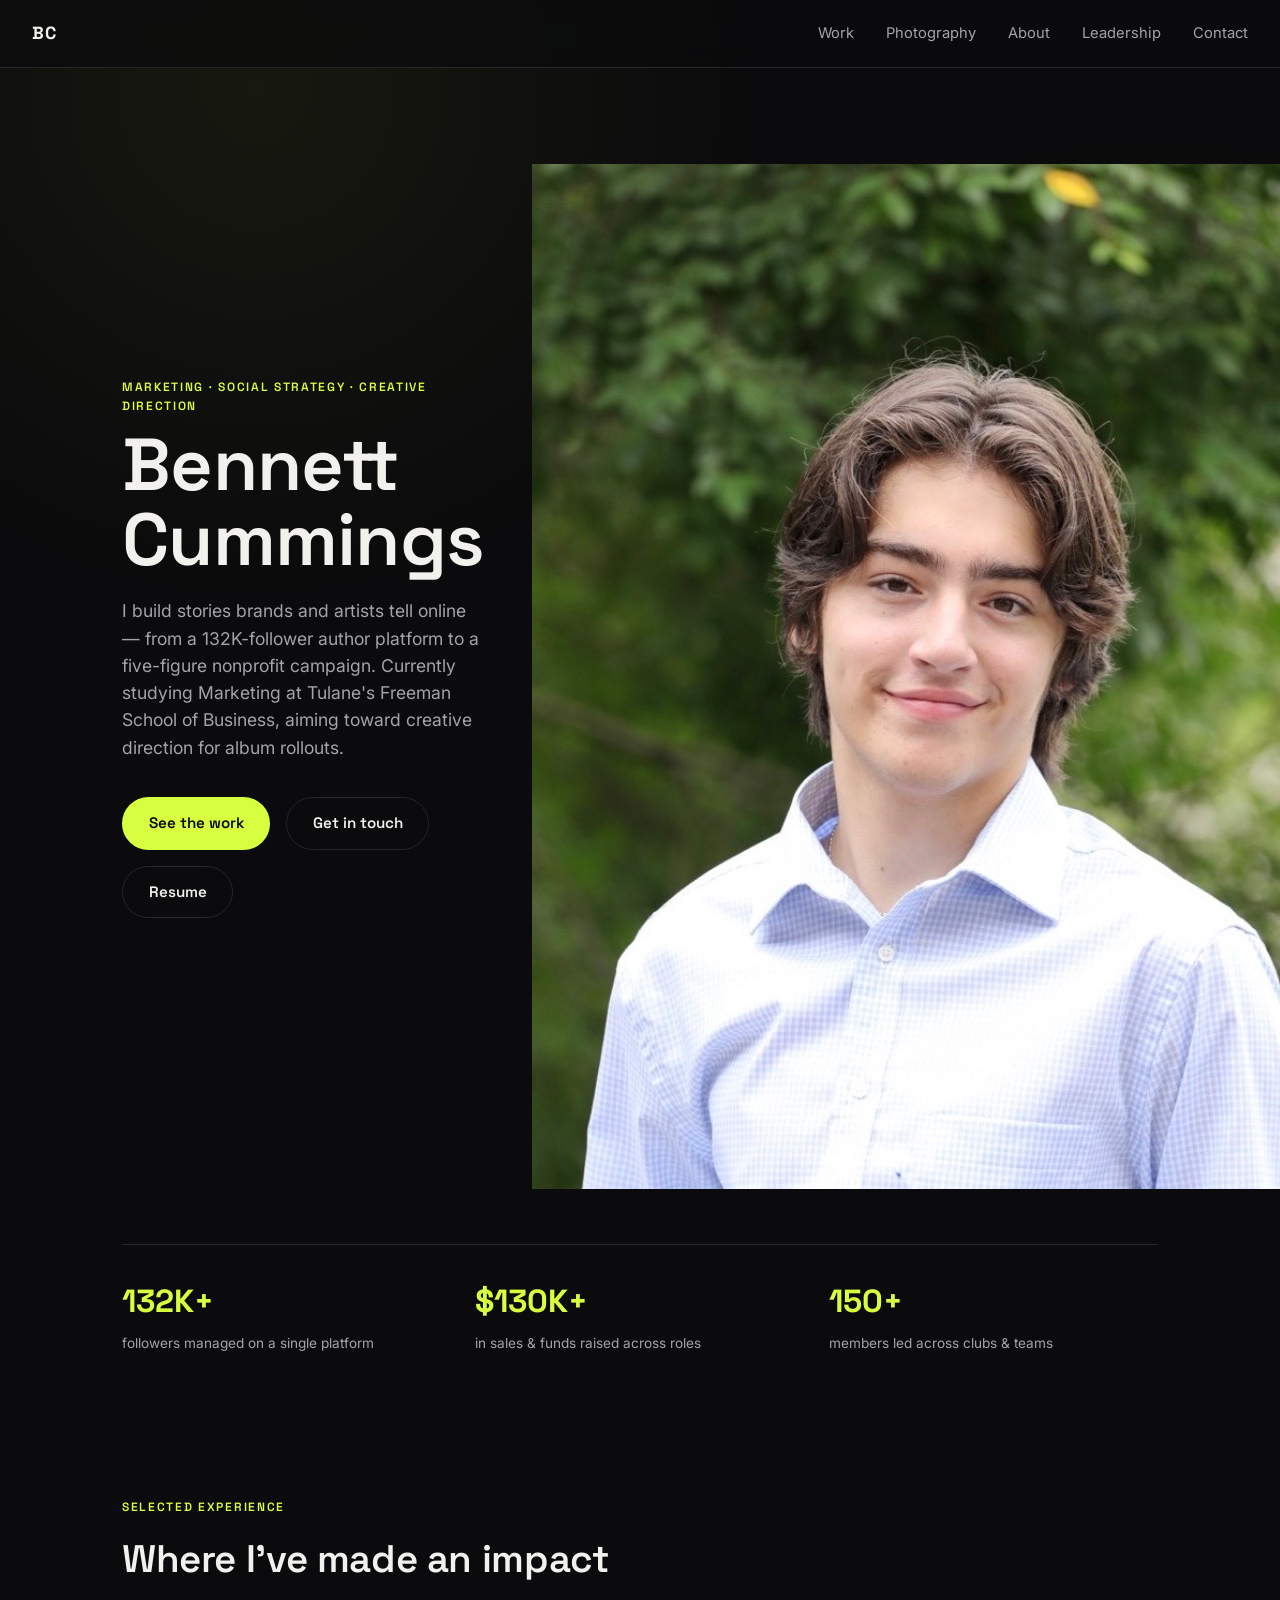
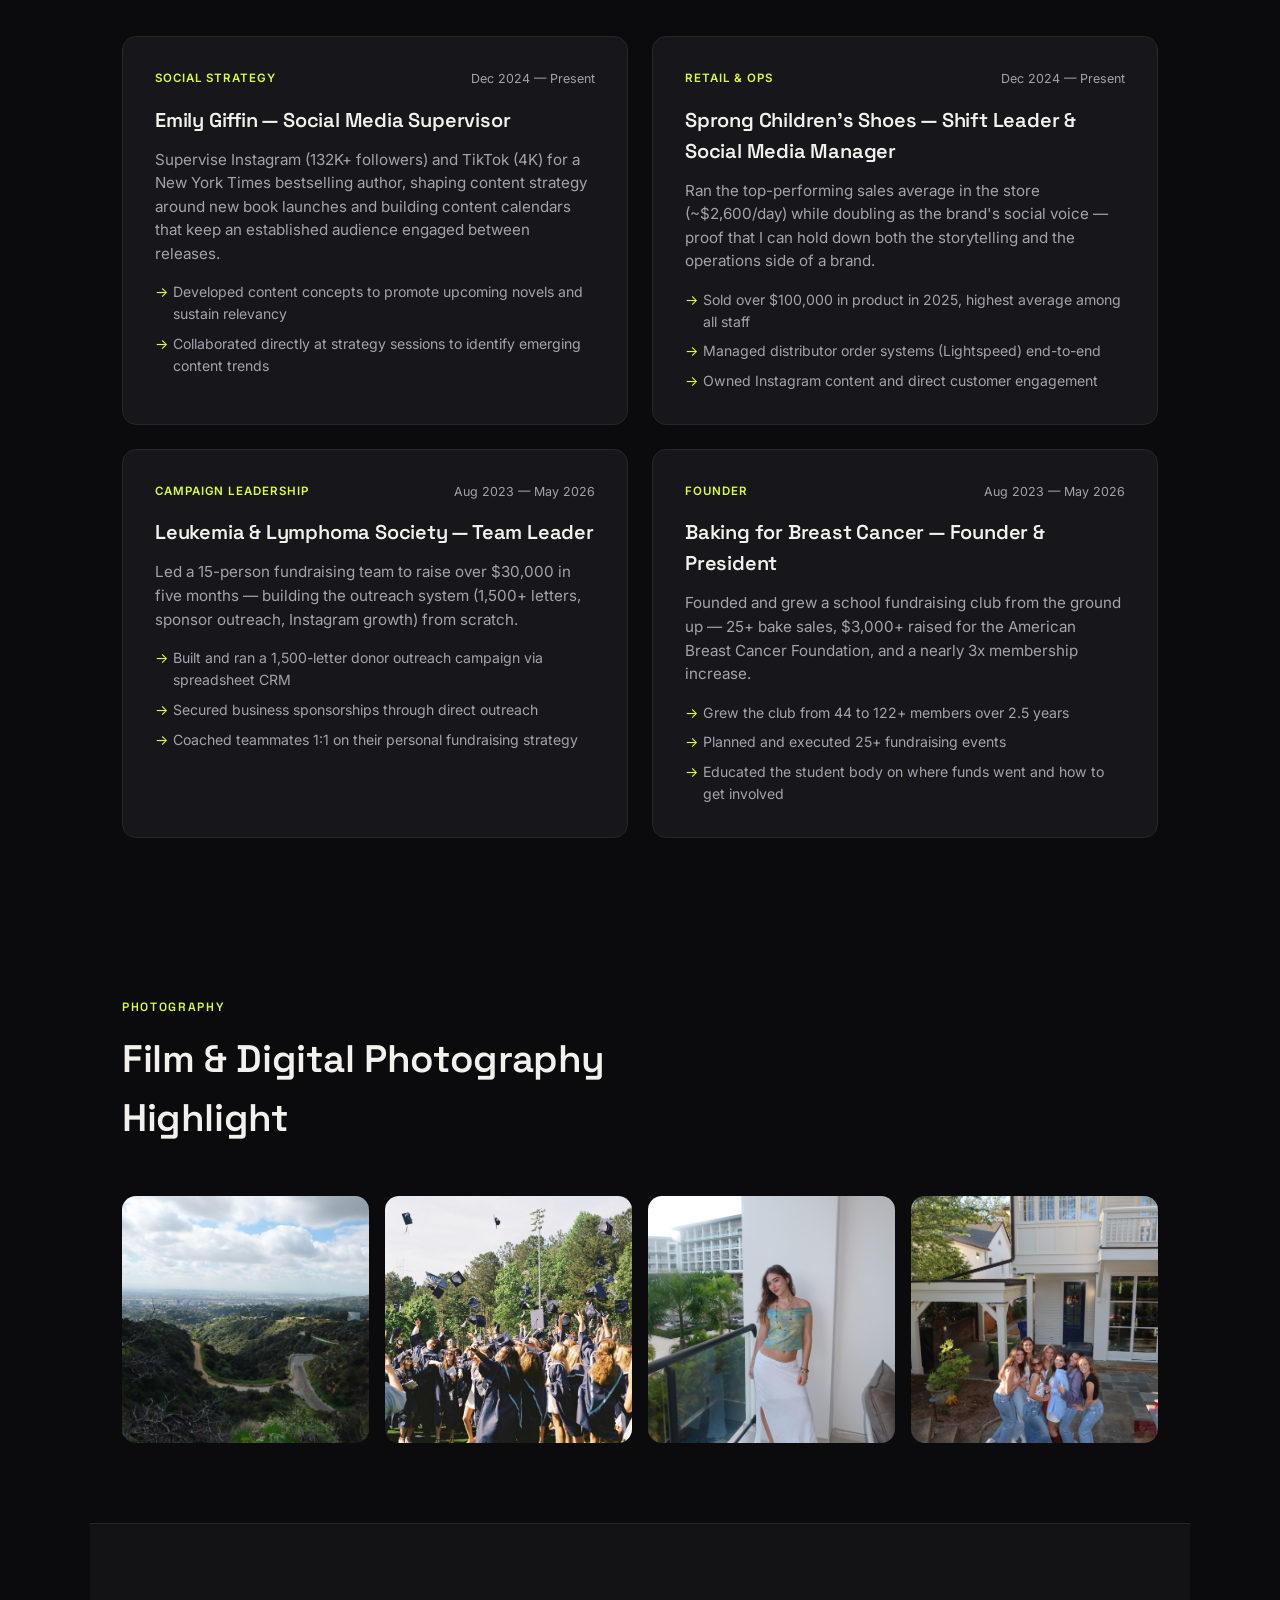
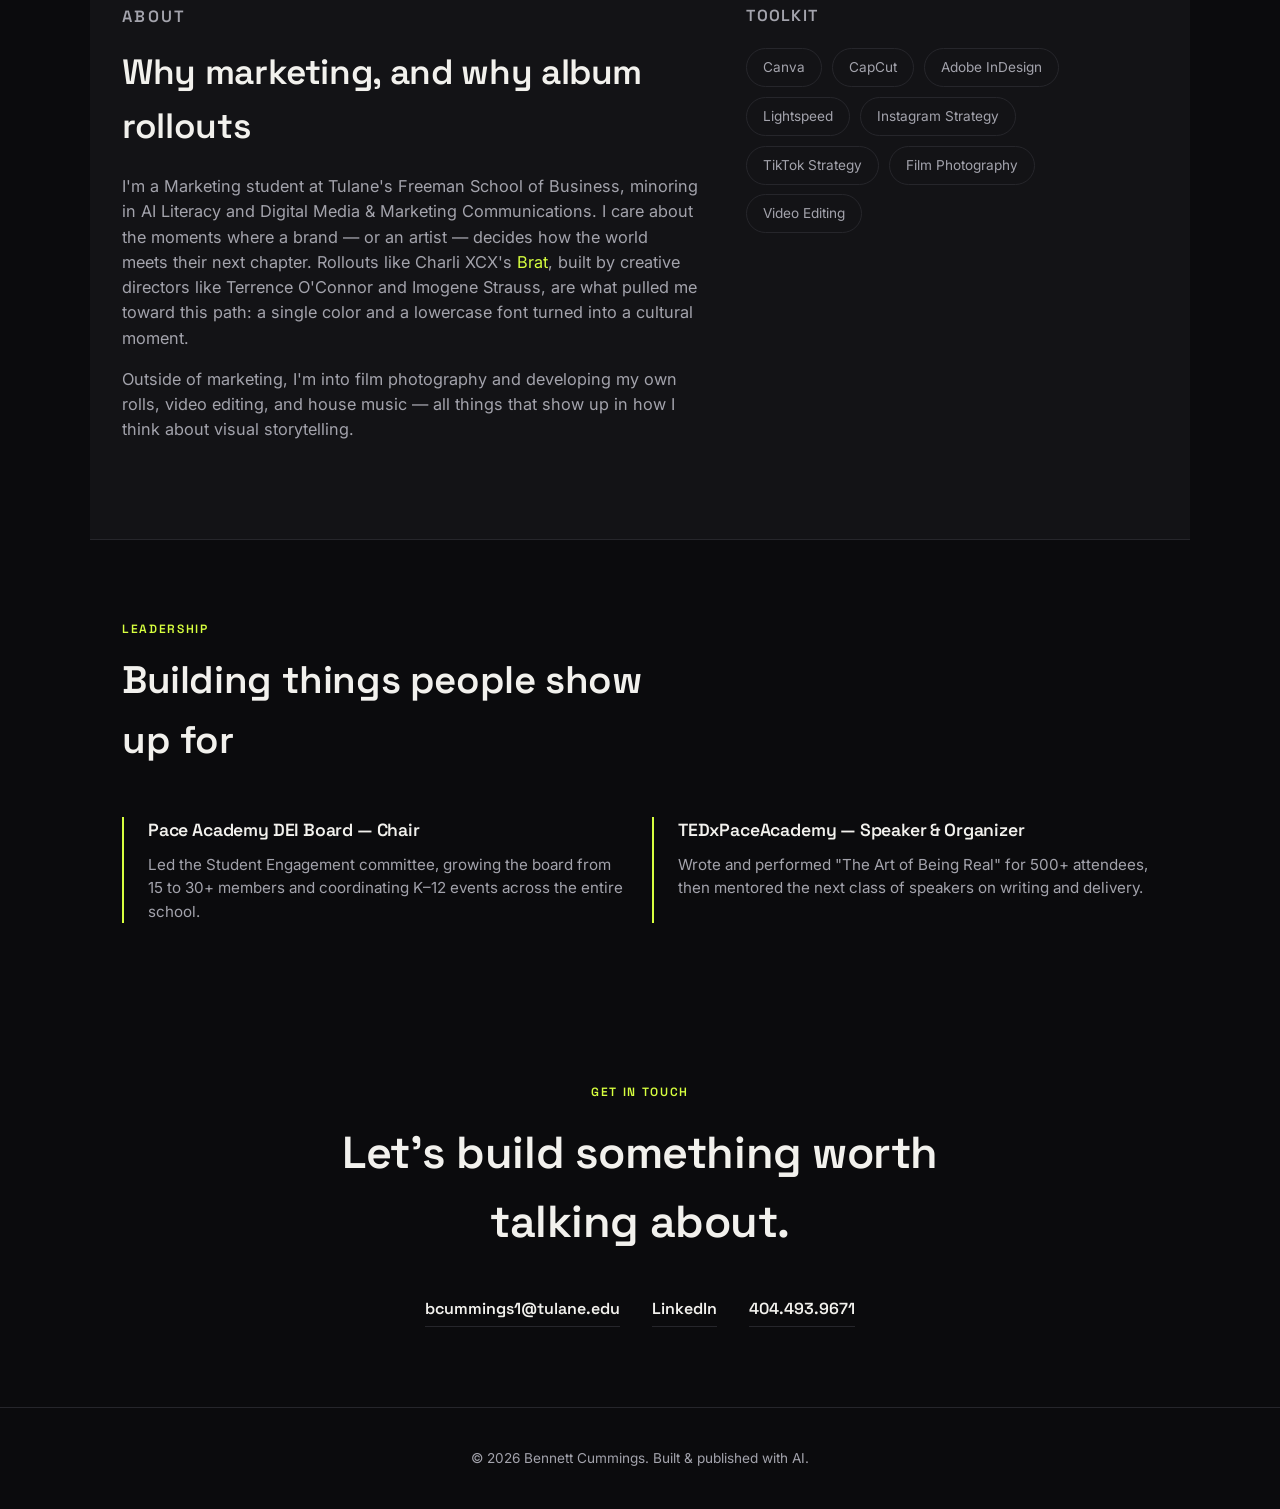
<file: index.html>
<!DOCTYPE html>
<html lang="en">
<head>
<meta charset="UTF-8">
<meta name="viewport" content="width=device-width, initial-scale=1.0">
<title>Bennett Cummings — Marketing &amp; Creative Direction</title>
<link rel="icon" href="data:image/svg+xml,<svg xmlns='http://www.w3.org/2000/svg' viewBox='0 0 100 100'><rect width='100' height='100' rx='20' fill='%230b0b0d'/><text x='50' y='66' font-size='46' font-family='Arial' font-weight='bold' fill='%23d7ff3f' text-anchor='middle'>BC</text></svg>">
<meta name="description" content="Portfolio of Bennett Cummings — Tulane Marketing student, social media strategist, and aspiring creative director for album rollouts.">
<link rel="preconnect" href="https://fonts.googleapis.com">
<link rel="preconnect" href="https://fonts.gstatic.com" crossorigin>
<link href="https://fonts.googleapis.com/css2?family=Space+Grotesk:wght@400;500;600;700&family=Inter:wght@400;500;600&display=swap" rel="stylesheet">
<link rel="stylesheet" href="style.css">
</head>
<body>

<div class="noise"></div>

<header class="nav">
  <a href="#top" class="nav-logo">BC</a>
  <nav class="nav-links">
    <a href="#work">Work</a>
    <a href="#photography">Photography</a>
    <a href="#about">About</a>
    <a href="#leadership">Leadership</a>
    <a href="#contact">Contact</a>
  </nav>
  <button class="nav-toggle" id="navToggle" aria-label="Toggle menu">
    <span></span><span></span><span></span>
  </button>
</header>

<main id="top">

  <!-- HERO -->
  <section class="hero">
    <div class="hero-top">
      <div class="hero-inner">
        <p class="eyebrow">Marketing · Social Strategy · Creative Direction</p>
        <h1>Bennett Cummings</h1>
        <p class="hero-sub">I build stories brands and artists tell online — from a 132K-follower author platform to a five-figure nonprofit campaign. Currently studying Marketing at Tulane's Freeman School of Business, aiming toward creative direction for album rollouts.</p>
        <div class="hero-cta">
          <a href="#work" class="btn btn-primary">See the work</a>
          <a href="#" class="btn btn-ghost">Get in touch</a>
        <a href="bennett-cummings-resume.pdf" class="btn btn-ghost" target="_blank" rel="noopener">Resume</a>
        </div>
      </div>
      <div class="hero-">
        <img src="headshot.jpg" alt="Bennett Cummings">
      </div>
    </div>
    <div class="hero-stats">
      <div class="stat"><span class="stat-num">132K+</span><span class="stat-label">followers managed on a single platform</span></div>
      <div class="stat"><span class="stat-num">$130K+</span><span class="stat-label">in sales &amp; funds raised across roles</span></div>
      <div class="stat"><span class="stat-num">150+</span><span class="stat-label">members led across clubs &amp; teams</span></div>
    </div>
  </section>

  <!-- WORK -->
  <section id="work" class="section">
    <div class="section-head">
      <p class="eyebrow">Selected Experience</p>
      <h2>Where I've made an impact</h2>
    </div>

    <div class="work-grid">

      <article class="work-card">
        <div class="work-card-top">
          <span class="work-tag">Social Strategy</span>
          <span class="work-date">Dec 2024 — Present</span>
        </div>
        <h3>Emily Giffin — Social Media Supervisor</h3>
        <p>Supervise Instagram (132K+ followers) and TikTok (4K) for a New York Times bestselling author, shaping content strategy around new book launches and building content calendars that keep an established audience engaged between releases.</p>
        <ul class="work-list">
          <li>Developed content concepts to promote upcoming novels and sustain relevancy</li>
          <li>Collaborated directly at strategy sessions to identify emerging content trends</li>
        </ul>
      </article>

      <article class="work-card">
        <div class="work-card-top">
          <span class="work-tag">Retail &amp; Ops</span>
          <span class="work-date">Dec 2024 — Present</span>
        </div>
        <h3>Sprong Children's Shoes — Shift Leader &amp; Social Media Manager</h3>
        <p>Ran the top-performing sales average in the store (~$2,600/day) while doubling as the brand's social voice — proof that I can hold down both the storytelling and the operations side of a brand.</p>
        <ul class="work-list">
          <li>Sold over $100,000 in product in 2025, highest average among all staff</li>
          <li>Managed distributor order systems (Lightspeed) end-to-end</li>
          <li>Owned Instagram content and direct customer engagement</li>
        </ul>
      </article>

      <article class="work-card">
        <div class="work-card-top">
          <span class="work-tag">Campaign Leadership</span>
          <span class="work-date">Aug 2023 — May 2026</span>
        </div>
        <h3>Leukemia &amp; Lymphoma Society — Team Leader</h3>
        <p>Led a 15-person fundraising team to raise over $30,000 in five months — building the outreach system (1,500+ letters, sponsor outreach, Instagram growth) from scratch.</p>
        <ul class="work-list">
          <li>Built and ran a 1,500-letter donor outreach campaign via spreadsheet CRM</li>
          <li>Secured business sponsorships through direct outreach</li>
          <li>Coached teammates 1:1 on their personal fundraising strategy</li>
        </ul>
      </article>

      <article class="work-card">
        <div class="work-card-top">
          <span class="work-tag">Founder</span>
          <span class="work-date">Aug 2023 — May 2026</span>
        </div>
        <h3>Baking for Breast Cancer — Founder &amp; President</h3>
        <p>Founded and grew a school fundraising club from the ground up — 25+ bake sales, $3,000+ raised for the American Breast Cancer Foundation, and a nearly 3x membership increase.</p>
        <ul class="work-list">
          <li>Grew the club from 44 to 122+ members over 2.5 years</li>
          <li>Planned and executed 25+ fundraising events</li>
          <li>Educated the student body on where funds went and how to get involved</li>
        </ul>
      </article>

    </div>
  </section>

  <!-- ABOUT -->
  <section id="photography" class="section">
  <div class="section-head">
    <p class="eyebrow">Photography</p>
    <h2>Film & Digital Photography Highlight </h2>
  </div>
  <div class="gallery">
    <img src="PHOTO1.jpg" alt="A winding dirt road through green hills, overlooking a city skyline under a cloudy sky" loading="lazy">
    <img src="PHOTO2.jpg" alt="Graduates in navy gowns tossing their caps into the air on a sunny football field" loading="lazy">
    <img src="PHOTO3.jpg" alt="A woman in a teal top, white skirt, and blue heels posing on a balcony with palm trees below" loading="lazy">
    <img src="PHOTO4.jpg" alt="A group of six friends in jeans posing together on the front steps of a white house" loading="lazy">
  </div>
</section>
  <section id="about" class="section section-about">
    <div class="about-grid">
      <div class="about-text">
        <p class="eyebrow">About</p>
        <h2>Why marketing, and why album rollouts</h2>
        <p>I'm a Marketing student at Tulane's Freeman School of Business, minoring in AI Literacy and Digital Media &amp; Marketing Communications. I care about the moments where a brand — or an artist — decides how the world meets their next chapter. Rollouts like Charli XCX's <em>Brat</em>, built by creative directors like Terrence O'Connor and Imogene Strauss, are what pulled me toward this path: a single color and a lowercase font turned into a cultural moment.</p>
        <p>Outside of marketing, I'm into film photography and developing my own rolls, video editing, and house music — all things that show up in how I think about visual storytelling.</p>
      </div>
      <div class="about-skills">
        <h3>Toolkit</h3>
        <div class="chip-row">
          <span class="chip">Canva</span>
          <span class="chip">CapCut</span>
          <span class="chip">Adobe InDesign</span>
          <span class="chip">Lightspeed</span>
          <span class="chip">Instagram Strategy</span>
          <span class="chip">TikTok Strategy</span>
          <span class="chip">Film Photography</span>
          <span class="chip">Video Editing</span>
        </div>
      </div>
    </div>
  </section>

  <!-- LEADERSHIP -->
  <section id="leadership" class="section">
    <div class="section-head">
      <p class="eyebrow">Leadership</p>
      <h2>Building things people show up for</h2>
    </div>
    <div class="leadership-grid">
      <div class="leadership-card">
        <h3>Pace Academy DEI Board — Chair</h3>
        <p>Led the Student Engagement committee, growing the board from 15 to 30+ members and coordinating K–12 events across the entire school.</p>
      </div>
      <div class="leadership-card">
        <h3>TEDxPaceAcademy — Speaker &amp; Organizer</h3>
        <p>Wrote and performed "The Art of Being Real" for 500+ attendees, then mentored the next class of speakers on writing and delivery.</p>
      </div>
    </div>
  </section>

  <!-- CONTACT -->
  <section id="contact" class="section contact">
    <p class="eyebrow">Get in touch</p>
    <h2>Let's build something worth talking about.</h2>
    <div class="contact-links">
      <a href="mailto:bcummings1@tulane.edu" class="contact-link">bcummings1@tulane.edu</a>
      <a href="https://www.linkedin.com/in/bennett-cummings-fortner" target="_blank" rel="noopener" class="contact-link">LinkedIn</a>
      <a href="tel:4044939671" class="contact-link">404.493.9671</a>
    </div>
  </section>

</main>

<footer class="footer">
  <p>© <span id="year"></span> Bennett Cummings. Built &amp; published with AI.</p>
</footer>

<script src="script.js"></script>
</body>
</html>
</file>
<file: style.css>
:root {
  --bg: #0b0b0d;
  --bg-alt: #131316;
  --card: #17171b;
  --border: #26262b;
  --text: #f2f1ed;
  --text-dim: #a3a3ac;
  --accent: #d7ff3f;
  --accent-dim: #9fb832;
  --radius: 14px;
  --max: 1100px;
  --font-display: 'Space Grotesk', sans-serif;
  --font-body: 'Inter', sans-serif;
}

* { box-sizing: border-box; margin: 0; padding: 0; }

html { scroll-behavior: smooth; }
section[id] { scroll-margin-top: 72px; }
body {
  background: var(--bg);
  color: var(--text);
  font-family: var(--font-body);
  line-height: 1.55;
  -webkit-font-smoothing: antialiased;
  overflow-x: hidden;
}

.noise {
  position: fixed;
  inset: 0;
  pointer-events: none;
  z-index: 0;
  background: radial-gradient(circle at 20% 10%, rgba(215,255,63,0.06), transparent 40%),
              radial-gradient(circle at 90% 80%, rgba(215,255,63,0.04), transparent 45%);
}

a { color: inherit; text-decoration: none; }

.eyebrow {
  font-family: var(--font-display);
  text-transform: uppercase;
  letter-spacing: 0.14em;
  font-size: 0.75rem;
  color: var(--accent);
  font-weight: 600;
  margin-bottom: 0.75rem;
}

h1, h2, h3 { font-family: var(--font-display); font-weight: 600; letter-spacing: -0.01em; }

/* NAV */
.nav {
  position: sticky;
  top: 0;
  z-index: 50;
  display: flex;
  align-items: center;
  justify-content: space-between;
  padding: 1.25rem 2rem;
  backdrop-filter: blur(12px);
  background: rgba(11,11,13,0.75);
  border-bottom: 1px solid var(--border);
}

.nav-logo {
  font-family: var(--font-display);
  font-weight: 700;
  font-size: 1.1rem;
  letter-spacing: 0.05em;
}

.nav-links {
  display: flex;
  gap: 2rem;
  font-size: 0.92rem;
  color: var(--text-dim);
}

.nav-links a { transition: color .2s ease; }
.nav-links a:hover { color: var(--accent); }

.nav-toggle {
  display: none;
  flex-direction: column;
  gap: 5px;
  background: none;
  border: none;
  cursor: pointer;
  padding: 4px;
}
.nav-toggle span {
  width: 22px;
  height: 2px;
  background: var(--text);
  display: block;
}

/* HERO */
.hero {
  position: relative;
  z-index: 1;
  max-width: var(--max);
  margin: 0 auto;
  padding: 6rem 2rem 4rem;
}

.hero-top {
  display: flex;
  align-items: center;
  justify-content: space-between;
  gap: 3rem;
  margin-bottom: 3rem;
}

.hero-inner { max-width: 620px; }

.hero-photo {
  flex-shrink: 0;
  width: 170px;
  height: 170px;
  border-radius: 50%;
  overflow: hidden;
  border: 2px solid var(--border);
  outline: 1px solid var(--accent);
  outline-offset: 8px;
}

.hero-photo img {
  width: 100%;
  height: 100%;
  object-fit: cover;
  display: block;
}

.hero h1 {
  font-size: clamp(2.6rem, 7vw, 4.6rem);
  line-height: 1.02;
  margin-bottom: 1.25rem;
}

.hero-sub {
  font-size: 1.1rem;
  color: var(--text-dim);
  max-width: 560px;
  margin-bottom: 2.25rem;
}

.hero-cta { display: flex; gap: 1rem; flex-wrap: wrap; margin-bottom: 4rem; }

.btn {
  font-family: var(--font-display);
  font-weight: 600;
  font-size: 0.95rem;
  padding: 0.85rem 1.6rem;
  border-radius: 999px;
  border: 1px solid transparent;
  transition: transform .15s ease, background .2s ease, border-color .2s ease;
  display: inline-block;
}
.btn:hover { transform: translateY(-2px); }

.btn-primary {
  background: var(--accent);
  color: #0b0b0d;
}
.btn-primary:hover { background: #e4ff70; }

.btn-ghost {
  border-color: var(--border);
  color: var(--text);
}
.btn-ghost:hover { border-color: var(--accent); color: var(--accent); }

.hero-stats {
  display: grid;
  grid-template-columns: repeat(3, 1fr);
  gap: 1.5rem;
  border-top: 1px solid var(--border);
  padding-top: 2rem;
}

.stat { display: flex; flex-direction: column; gap: 0.4rem; }

.stat-num {
  font-family: var(--font-display);
  font-size: 2rem;
  font-weight: 700;
  color: var(--accent);
}

.stat-label {
  font-size: 0.85rem;
  color: var(--text-dim);
}

/* SECTIONS */
.section {
  position: relative;
  z-index: 1;
  max-width: var(--max);
  margin: 0 auto;
  padding: 5rem 2rem;
}

.section-head { max-width: 560px; margin-bottom: 3rem; }
.section-head h2 { font-size: clamp(1.7rem, 4vw, 2.4rem); }

/* WORK */
.work-grid {
  display: grid;
  grid-template-columns: repeat(2, 1fr);
  gap: 1.5rem;
}

.work-card {
  background: var(--card);
  border: 1px solid var(--border);
  border-radius: var(--radius);
  padding: 2rem;
  transition: border-color .2s ease, transform .2s ease;
}
.work-card:hover { border-color: var(--accent-dim); transform: translateY(-3px); }

.work-card-top {
  display: flex;
  justify-content: space-between;
  align-items: center;
  margin-bottom: 1rem;
}

.work-tag {
  font-size: 0.72rem;
  text-transform: uppercase;
  letter-spacing: 0.08em;
  color: var(--accent);
  font-weight: 600;
}

.work-date {
  font-size: 0.78rem;
  color: var(--text-dim);
}

.work-card h3 {
  font-size: 1.25rem;
  margin-bottom: 0.75rem;
}

.work-card p {
  color: var(--text-dim);
  font-size: 0.95rem;
  margin-bottom: 1rem;
}

.work-list {
  list-style: none;
  display: flex;
  flex-direction: column;
  gap: 0.5rem;
}

.work-list li {
  font-size: 0.88rem;
  color: var(--text-dim);
  padding-left: 1.1rem;
  position: relative;
}
.work-list li::before {
  content: '→';
  position: absolute;
  left: 0;
  color: var(--accent);
}

/* ABOUT */
.section-about { background: var(--bg-alt); border-top: 1px solid var(--border); border-bottom: 1px solid var(--border); }

.about-grid {
  display: grid;
  grid-template-columns: 1.4fr 1fr;
  gap: 3rem;
  align-items: start;
}

.about-text h2 { font-size: clamp(1.7rem, 4vw, 2.2rem); margin-bottom: 1.25rem; }
.about-text p { color: var(--text-dim); margin-bottom: 1rem; font-size: 1.02rem; }
.about-text em { color: var(--accent); font-style: normal; }

.about-skills h3 {
  font-size: 1rem;
  text-transform: uppercase;
  letter-spacing: 0.08em;
  margin-bottom: 1.25rem;
  color: var(--text-dim);
}

.chip-row { display: flex; flex-wrap: wrap; gap: 0.6rem; }

.chip {
  border: 1px solid var(--border);
  border-radius: 999px;
  padding: 0.5rem 1rem;
  font-size: 0.85rem;
  color: var(--text-dim);
}

/* LEADERSHIP */
.leadership-grid {
  display: grid;
  grid-template-columns: repeat(2, 1fr);
  gap: 1.5rem;
}

.leadership-card {
  border-left: 2px solid var(--accent);
  padding-left: 1.5rem;
}

.leadership-card h3 { font-size: 1.1rem; margin-bottom: 0.5rem; }
.leadership-card p { color: var(--text-dim); font-size: 0.95rem; }

/* CONTACT */
.contact { text-align: center; }
.contact h2 { font-size: clamp(1.9rem, 5vw, 2.8rem); margin: 1rem 0 2.5rem; max-width: 640px; margin-left: auto; margin-right: auto; }

.contact-links {
  display: flex;
  justify-content: center;
  gap: 2rem;
  flex-wrap: wrap;
}

.contact-link {
  font-family: var(--font-display);
  font-weight: 600;
  font-size: 1rem;
  padding-bottom: 4px;
  border-bottom: 1px solid var(--border);
  transition: border-color .2s ease, color .2s ease;
}
.contact-link:hover { color: var(--accent); border-color: var(--accent); }

.footer {
  position: relative;
  z-index: 1;
  text-align: center;
  padding: 2.5rem 2rem;
  color: var(--text-dim);
  font-size: 0.85rem;
  border-top: 1px solid var(--border);
}

/* RESPONSIVE */
@media (max-width: 780px) {
  .nav-links { display: none; }
  .nav-toggle { display: flex; }
  .hero { padding: 4rem 1.25rem 3rem; }
  .hero-top { flex-direction: column-reverse; align-items: center; text-align: center; gap: 1.25rem; }
  .hero-inner { max-width: 100%; }
  .hero-photo { width: 96px; height: 96px; outline-offset: 4px; }
  .hero-cta { justify-content: center; }
  .hero-stats { grid-template-columns: 1fr; gap: 1.5rem; }
  .section { padding: 3.5rem 1.25rem; }
  .work-grid { grid-template-columns: 1fr; }
  .about-grid { grid-template-columns: 1fr; }
  .leadership-grid { grid-template-columns: 1fr; }
  .contact-links { flex-direction: column; gap: 1.25rem; }
}

@media (max-width: 780px) {
  .nav-links.open {
    display: flex;
    flex-direction: column;
    position: absolute;
    top: 100%;
    left: 0;
    right: 0;
    background: var(--bg);
    padding: 1.5rem 2rem;
    border-bottom: 1px solid var(--border);
    gap: 1.25rem;
  }
}
.gallery {
  display: grid;
  grid-template-columns: repeat(4, 1fr);
  gap: 1rem;
}
.gallery img {
  width: 100%;
  aspect-ratio: 1 / 1;
  object-fit: cover;
  border-radius: var(--radius);
  display: block;
}
@media (max-width: 780px) {
  .gallery { grid-template-columns: repeat(2, 1fr); }
}
</file>
